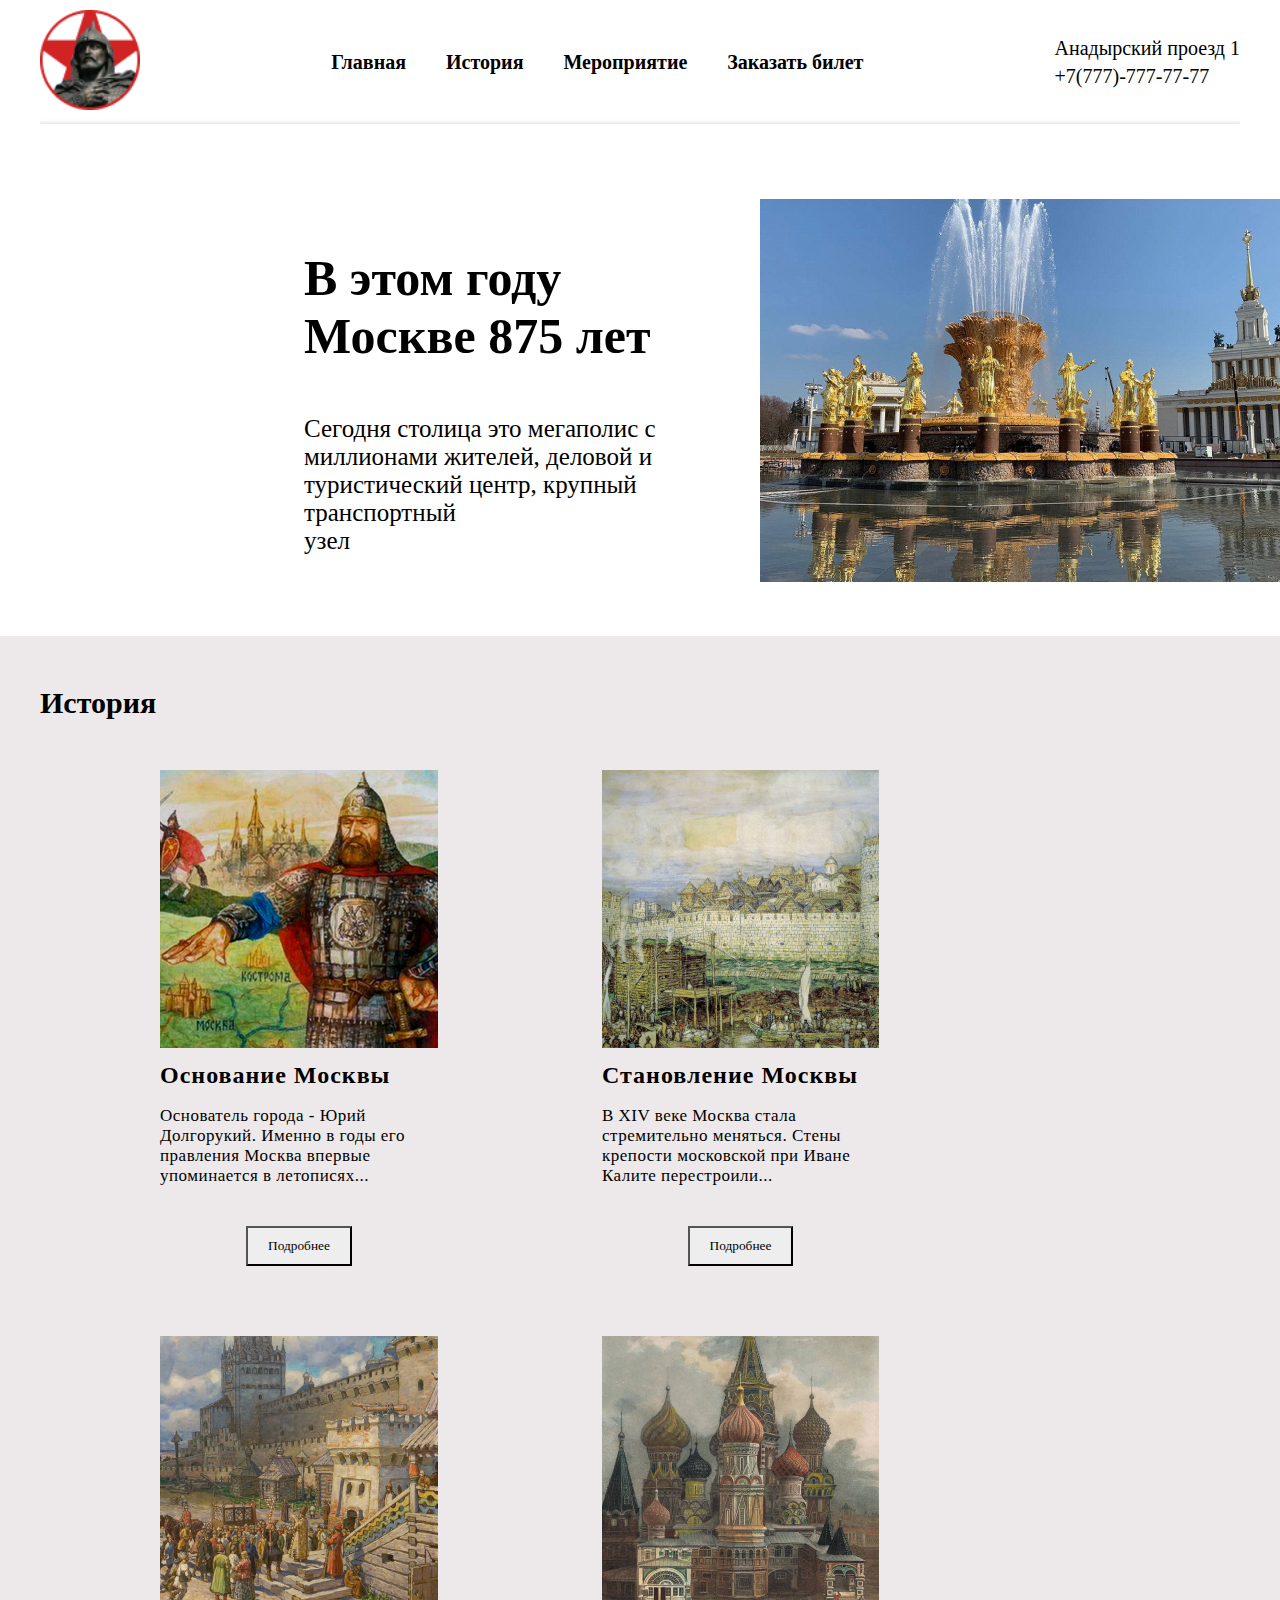
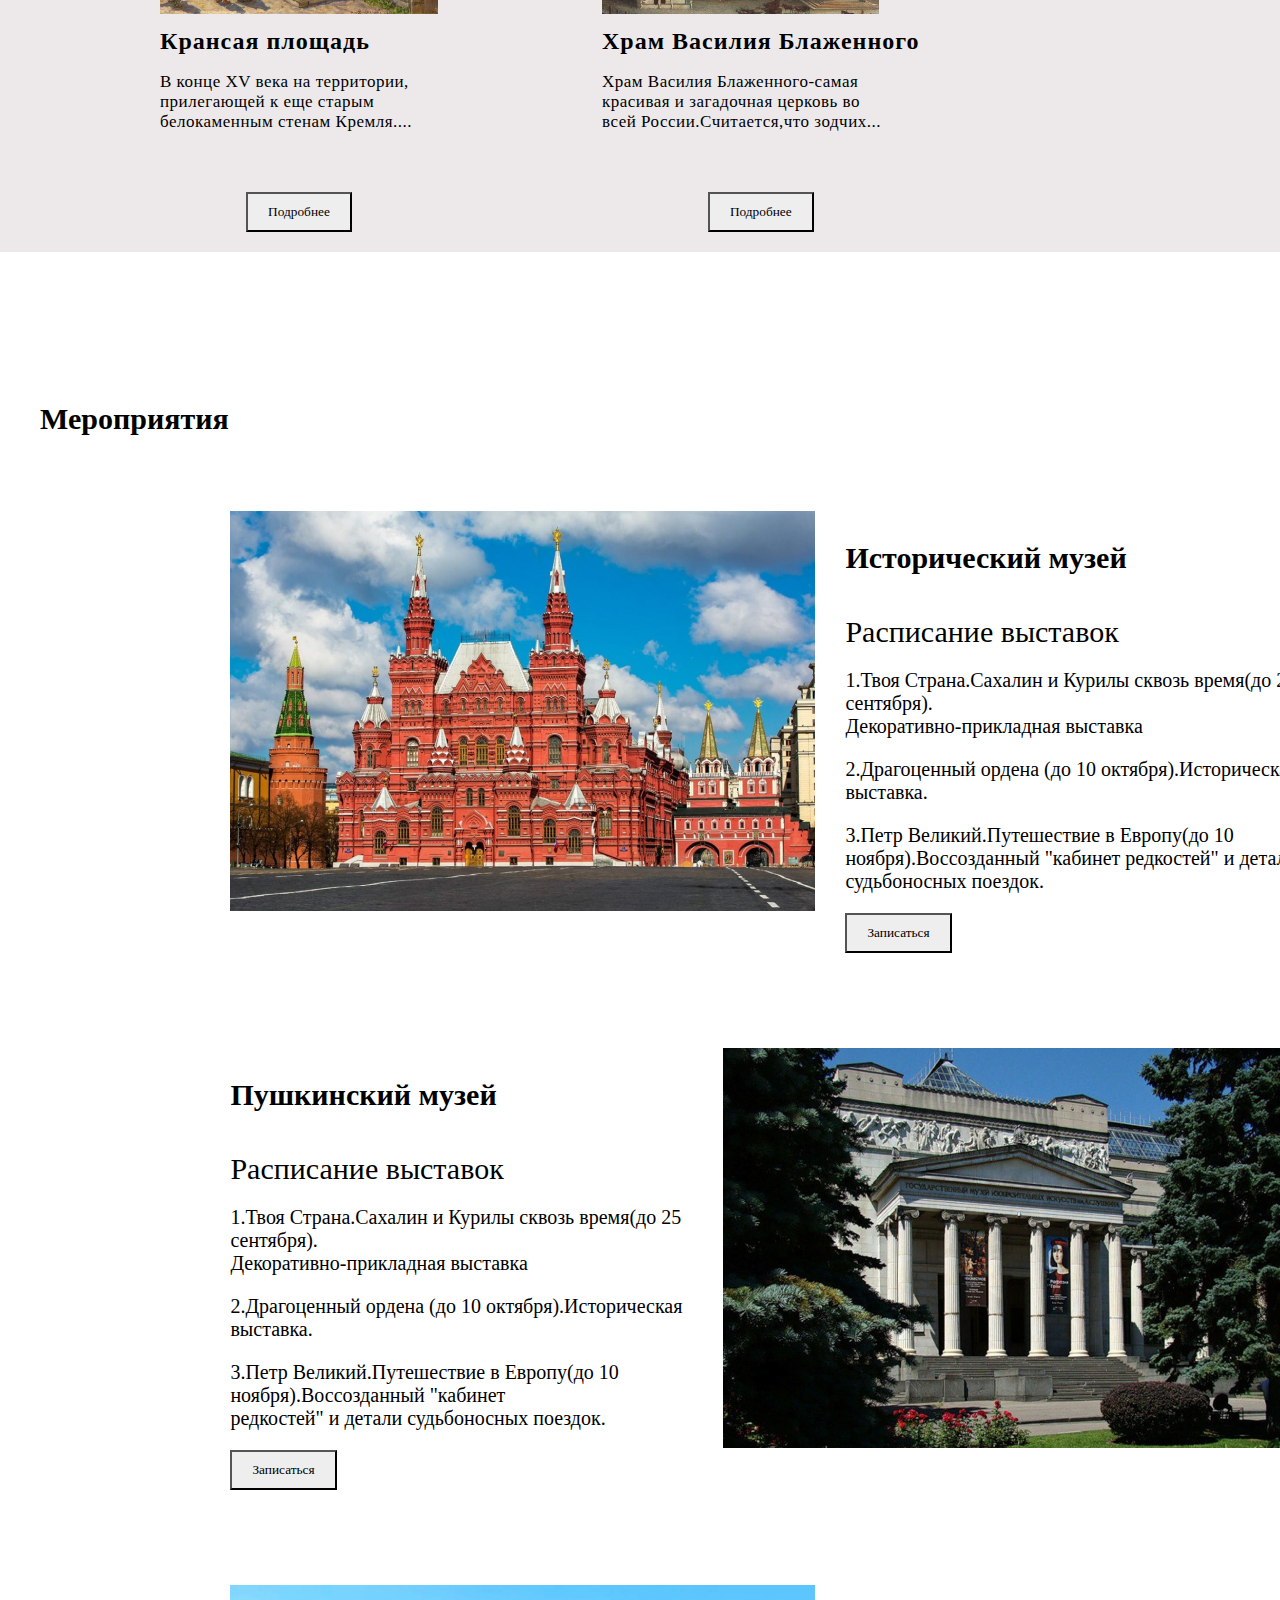
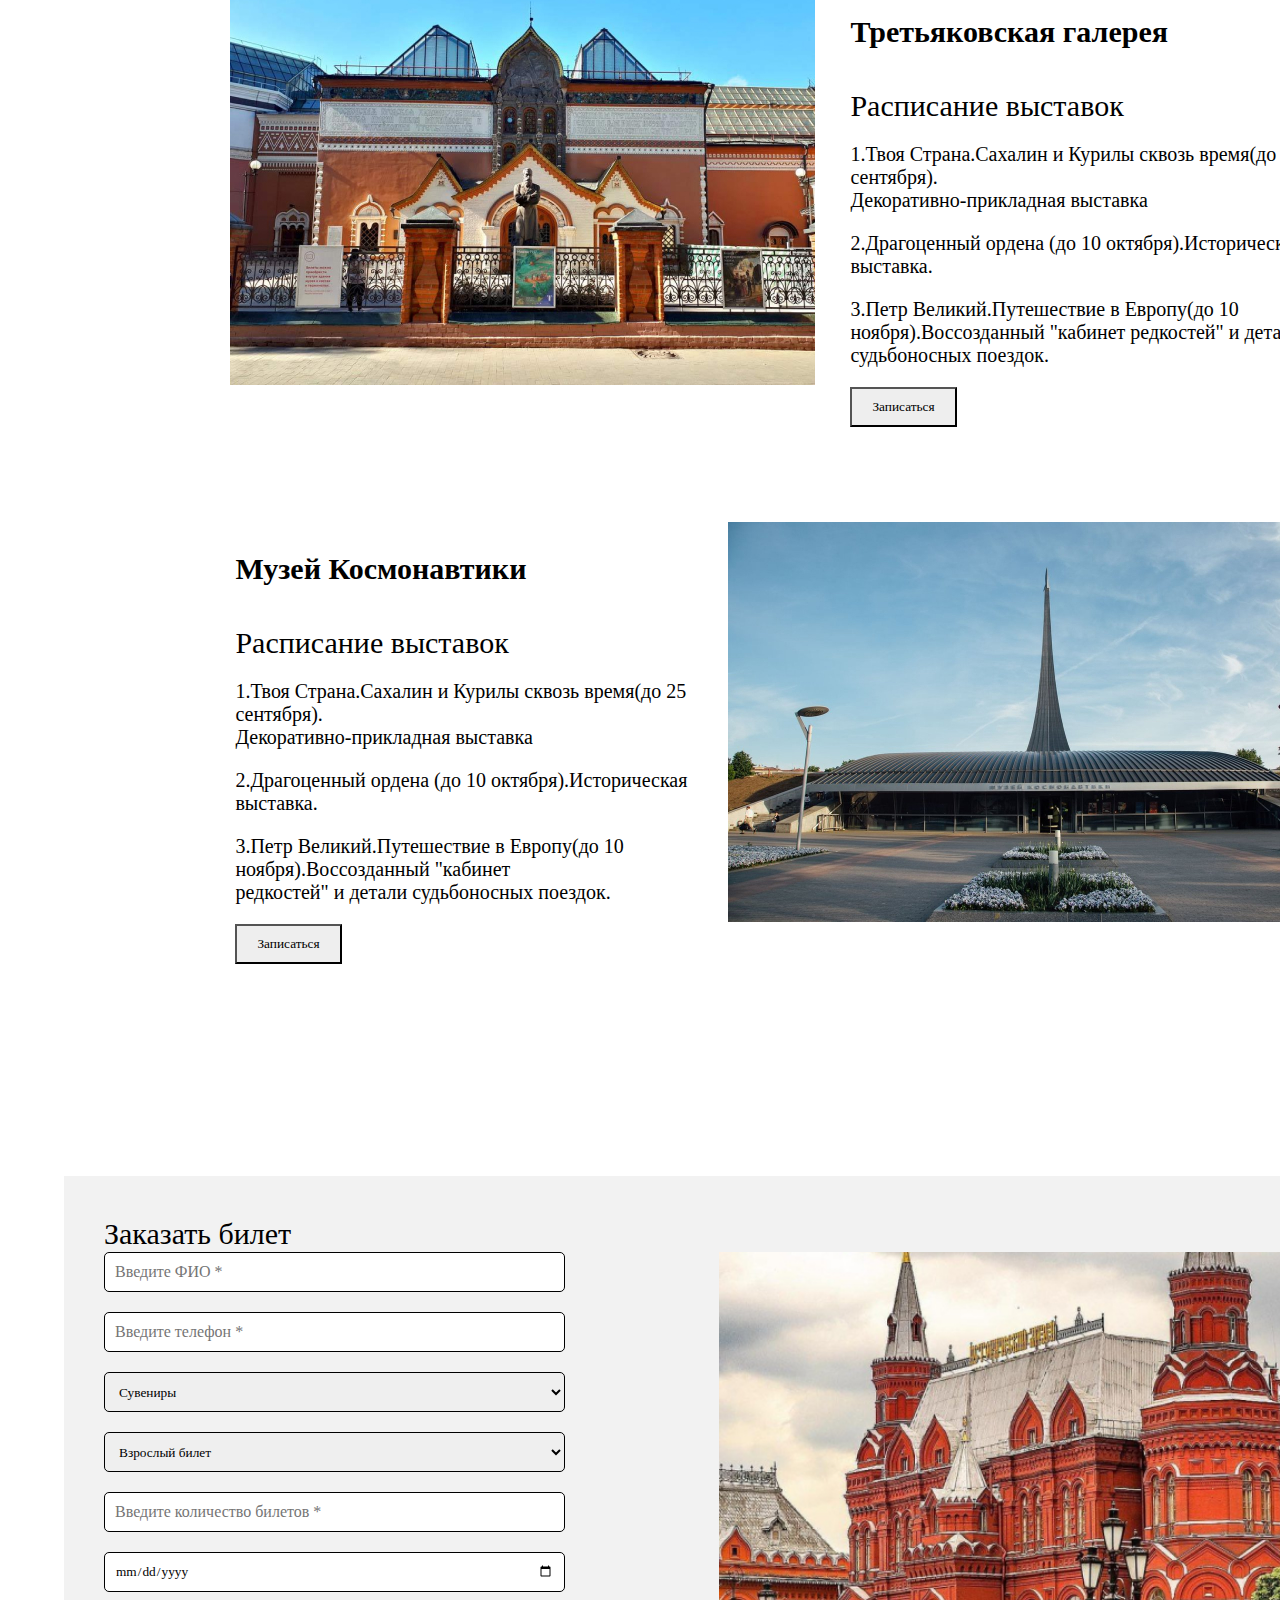
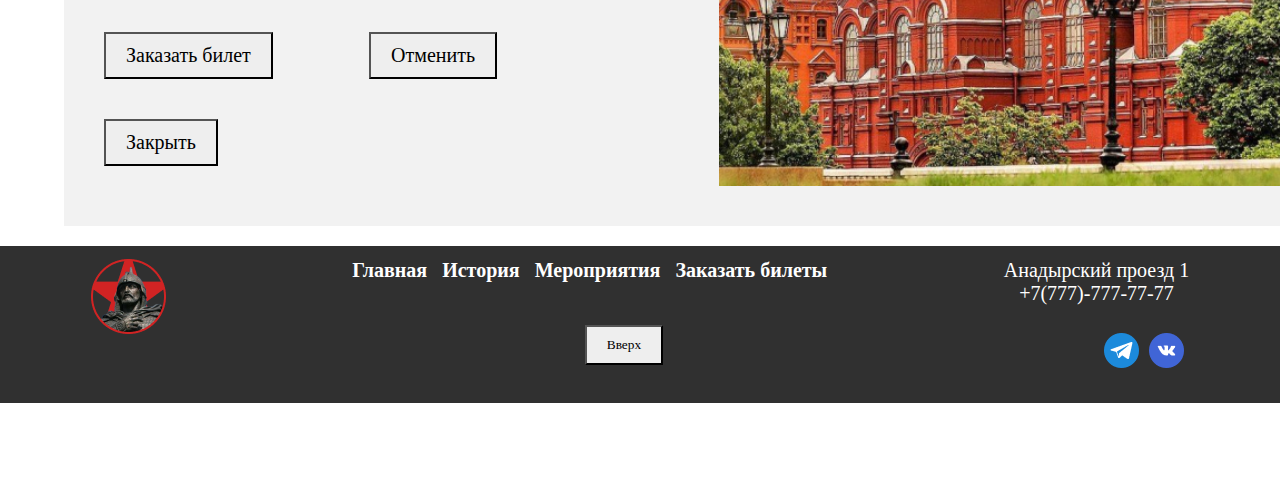
<file: 850/index.html>
<!DOCTYPE html>
<html>
	<head>
		<meta charset="utf-8">
        <link rel ="stylesheet"  href ="style.css">
		<title>Макет</title>
	</head>

<body>
    <header>
        <div class="cont_head">
            <div class="nav">
                <div class="logo">
                    <a href="index.html">
                        <div class="logo-picture">
                            <img src="picture/Logo.png" alt="logo" width="100">
                        </div>
                    </a>
                </div>
                <section class="menu">
                    <div><a href="index.html">Главная</a></div>
                    <div><a href="index.html">История</a></div>
                    <div><a href="index.html">Мероприятие</a></div>
                    <div><a href="index.html">Заказать билет</a></div>

                </section>
                <section class="contact">
                    <p class="adress">Анадырский проезд 1</p>
                    <p class="number">+7(777)-777-77-77</p>
                </section>
            </div>
        </div>
    </header>

    <main>
        <section class="s1">
            <div class="vizitka">
                <div class="vizitka-text">
                  <p class="vizitka-big-text" >В этом году <br> Москве 875 лет</p>
                  <p class="vizitka-small-text">Сегодня столица это мегаполис с <br> миллионами жителей, деловой и <br>туристический центр, крупный транспортный <br> узел</p>
                </div>
                <div class="vizitka-image">
                  <img src="picture/Москва 8 1.jpg">
                  
                </div>
              </div>
        </section>

        <section class="s2">
            <div>
                <p class="razdel-istoria-text">История</p>
            <div class="xblock4">
                <div class="xblock">                        
                    <img src="picture/Юрий Долгорукий 2 1.jpg" class="img-fluid">                                                         
                    <p class="xblock-big-text">Основание Москвы</p>
                    <p class="xblock-small-text">Основатель города - Юрий <br>Долгорукий. Именно в годы его<br>правления Москва впервые<br>упоминается в летописях... </p>     
                    <button class="xblock-button">Подробнее</button>                     
                </div>
                <div class="xblock">                        
                    <img src="picture/Становление Москвы 1.jpg" class="img-fluid">                                                           
                    <p class="xblock-big-text">Становление Москвы</p>
                    <p class="xblock-small-text">В XIV веке Москва стала<br>стремительно меняться. Стены<br>крепости московской при Иване<br>Калите перестроили...</p>
                    <button class="xblock-button">Подробнее</button>  
                </div>
                <div class="xblock">                        
                    <img src="picture/Красная площадь 2 1.jpg" class="img-fluid">                                                         
                    <p class="xblock-big-text">Крансая площадь</p>
                    <p class="xblock-small-text">В конце XV века на территории,<br>прилегающей к еще старым<br>белокаменным стенам Кремля....<br><br></p>                         
                    <button class="xblock-button">Подробнее</button>  
                </div>
                <div class="xblock">                        
                    <img src="picture/Храм 1.jpg" class="img-fluid">                       
                        <p class="xblock-big-text">Храм Василия Блаженного</p>
                        <p class="xblock-small-text">Храм Василия Блаженного-самая<br>красивая и загадочная  церковь во<br>всей России.Считается,что зодчих...<br><br></p>
                        <button class="xblock-button">Подробнее</button>  
                </div>
            </div>
        </section>

        <section class="s3-1">
            <div>
            <p class="p1-vizitka-1">Мероприятия</p>
            <div class="vizitka-1">
                <div class="vizitka-image-1">
                    <img src="picture/Исторический музей 2.jpg">
                  </div>
                <div class="vizitka-text-1">
                  <p class="vizitka-big-text-1" >Исторический музей</p>
                  <p class="vizitka-middle-text-1">Расписание выставок</p>
                  <p class="vizitka-small-text-1">1.Твоя Страна.Сахалин и Курилы сквозь время(до 25 сентября).<br>Декоративно-прикладная выставка</p>
                  <p class="vizitka-small-text-1">2.Драгоценный ордена (до 10 октября).Историческая выставка.</p>
                  <p class="vizitka-small-text-1">3.Петр Великий.Путешествие в Европу(до 10 ноября).Воссозданный "кабинет редкостей" и детали  судьбоносных поездок.</p>
                  <button class="button-vizitka-1">Записаться</button>
                </div>
            </div>
            <div class="vizitka-1">
                
                <div class="vizitka-text-2">
                  <p class="vizitka-big-text-2" >Пушкинский музей</p>
                  <p class="vizitka-middle-text-2">Расписание выставок</p>
                  <p class="vizitka-small-text-2">1.Твоя Страна.Сахалин и Курилы сквозь время(до 25 сентября).<br>Декоративно-прикладная выставка</p>
                  <p class="vizitka-small-text-2">2.Драгоценный ордена (до 10 октября).Историческая выставка.</p>
                  <p class="vizitka-small-text-2">3.Петр Великий.Путешествие в Европу(до 10 ноября).Воссозданный "кабинет<br>редкостей" и детали  судьбоносных поездок.</p>
                  <button class="button-vizitka-2">Записаться</button>
                </div>
                <div class="vizitka-image-2">
                    <img src="picture/Пушкинский музей 1.jpg">
                  </div>
            </div>
            <div class="vizitka-1">
                <div class="vizitka-image-3">
                    <img src="picture/Третьяковский музей 2 1.jpg">
                  </div>
                <div class="vizitka-text-3">
                  <p class="vizitka-big-text-3" >Третьяковская галерея</p>
                  <p class="vizitka-middle-text-3">Расписание выставок</p>
                  <p class="vizitka-small-text-3">1.Твоя Страна.Сахалин и Курилы сквозь время(до 25 сентября).<br>Декоративно-прикладная выставка</p>
                  <p class="vizitka-small-text-3">2.Драгоценный ордена (до 10 октября).Историческая выставка.</p>
                  <p class="vizitka-small-text-3">3.Петр Великий.Путешествие в Европу(до 10 ноября).Воссозданный "кабинет редкостей" и детали  судьбоносных поездок.</p>
                  <button class="button-vizitka-3">Записаться</button>
                </div>
            </div>
                <div class="vizitka-1">
                    <div class="vizitka-text-4">
                      <p class="vizitka-big-text-4" >Музей Космонавтики</p>
                      <p class="vizitka-middle-text-4">Расписание выставок</p>
                      <p class="vizitka-small-text-4">1.Твоя Страна.Сахалин и Курилы сквозь время(до 25 сентября).<br>Декоративно-прикладная выставка</p>
                      <p class="vizitka-small-text-4">2.Драгоценный ордена (до 10 октября).Историческая выставка.</p>
                      <p class="vizitka-small-text-4">3.Петр Великий.Путешествие в Европу(до 10 ноября).Воссозданный "кабинет<br>редкостей" и детали  судьбоносных поездок.</p>
                      <button class="button-vizitka-4">Записаться</button>
                    </div>
                    <div class="vizitka-image-4">
                        <img src="picture/Космонавтики музей 1.jpg">
                      </div>
            </div>
            </div>
            </div>
        </section>

        <section class="s4">
            <a name="ti"></a>
            <span class="zakaz-bilet-big-text">Заказать билет</span>
            <div class="reg-form-picture">
                <div class="reg-from">
                    <form class="form" action="#" method="post">
                        <input type="text" placeholder="Введите ФИО *">
                        <input type="text" placeholder="Введите телефон *">
                        <select>
                            <option> Сувениры</option>
                            <option> Драгоценные ордена</option>
                            <option> Значки</option>
                            <option> Экскурсия</option>
                            <option> Студент</option>
                            <option> Волонтер</option>
                         
                        </select>
                        <select>
                            <option> Взрослый билет</option>
                            <option> Детский билет</option>
                        </select>
                        <input type="text" placeholder="Введите количество билетов *">
                        <input type="date">
                        <input type="submit" value="Заказать билет">
                        <input type="reset" value="Отменить">
                        <input type="submit" value="Закрыть">
                    </form>
                </div>
                <div class="reg-form-picture">
                    <img class="i" src="picture/Исторический музей 2 1.jpg">
                </div>
            </div>
        </section>

    </main>
    <footer>
        <div class="logo-footer">
            <img class="h" src="picture/Logo.png">
            <div class="copy-rights">
                © Все права защищены
            </div>
        </div>
        <div class="menu-footer">
            <nav>
                <a class="fa" href="#ho">Главная</a>
                <a class="fa" href="#hi">История</a>
                <a class="fa" href="#se">Мероприятия</a>
                <a class="fa" href="#ti">Заказать билеты</a>
            </nav>
            <br>
            <button class="up">Вверх</button>
        </div>
        <div class="adress-footer">
            <div>
                Анадырский проезд 1<br>
                +7(777)-777-77-77
            </div>
            <br>
            <span>
                <img class="fi" src="picture/free-icon-vkontakte-4494517 1.png">
                <img class="fi" src="picture/free-icon-telegram-3670070 1.png">
            </span>
        </div>
        
    </footer>
</body>
</file>
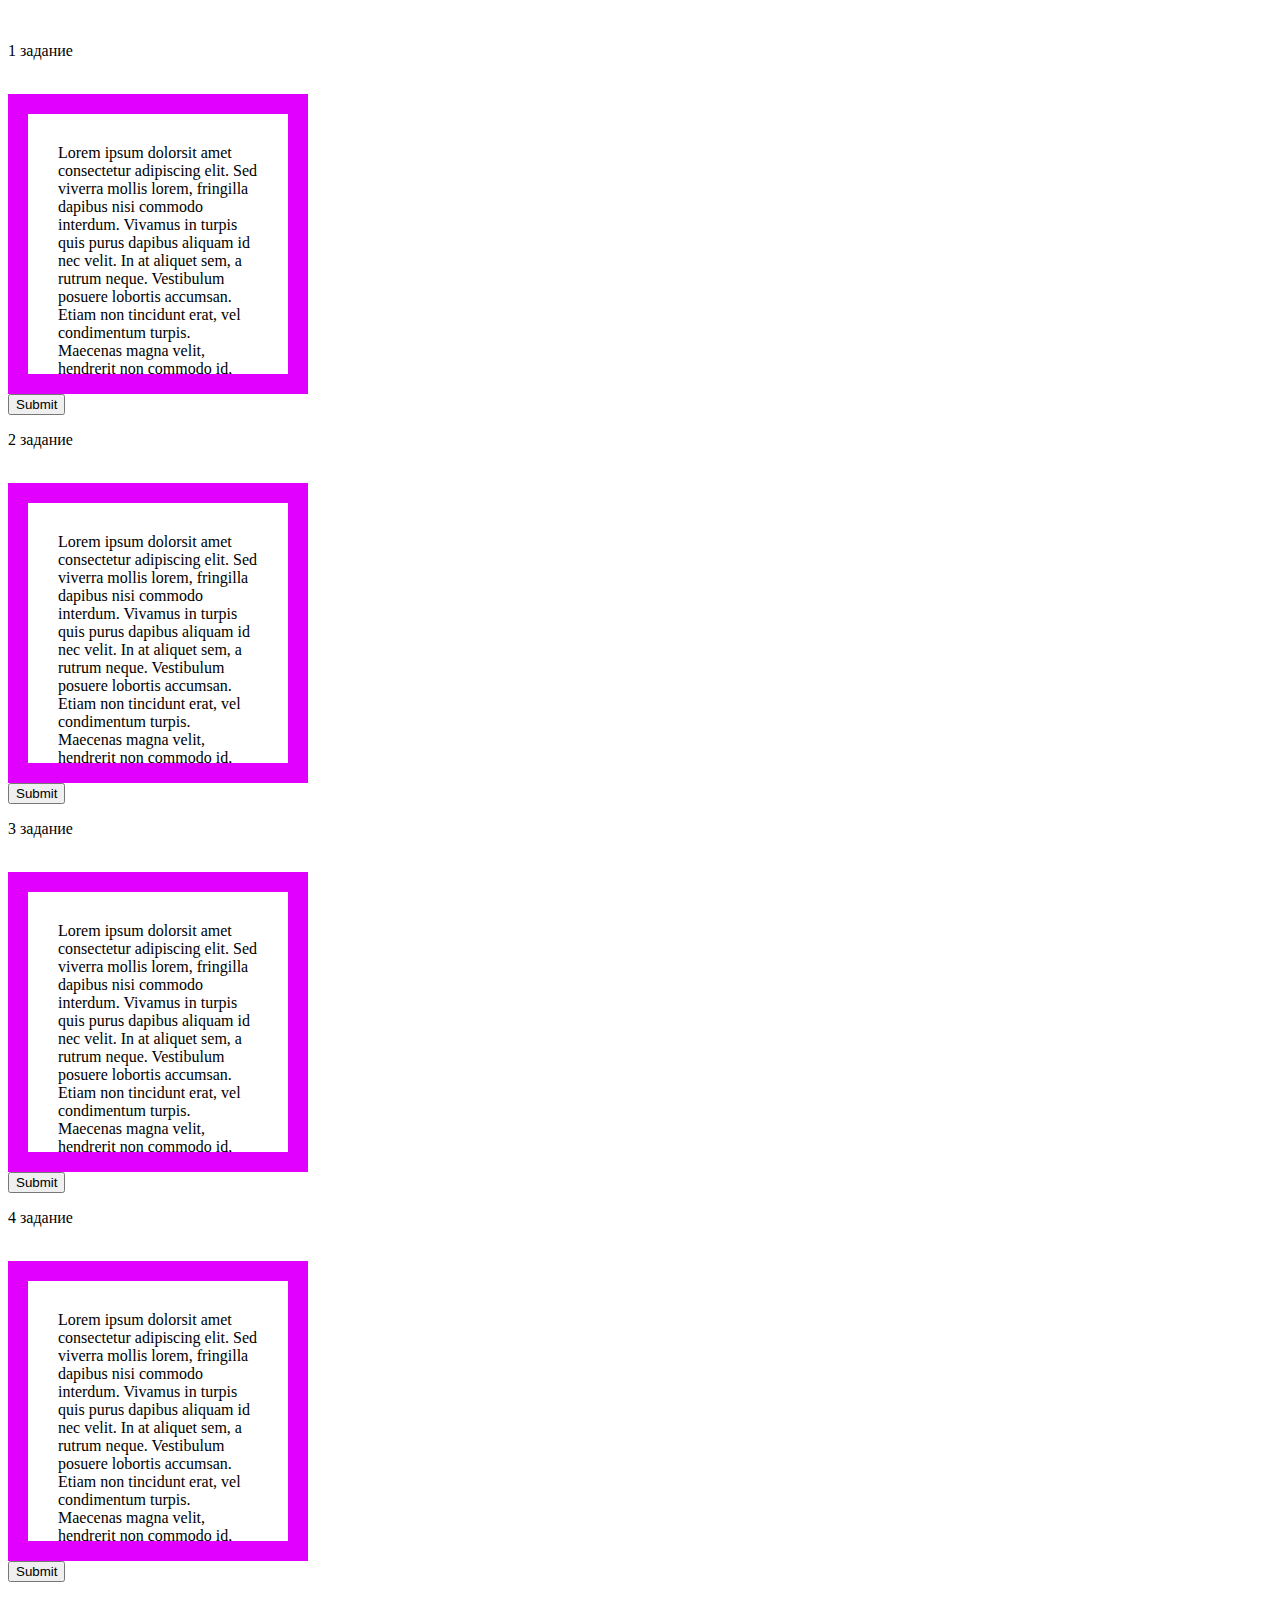
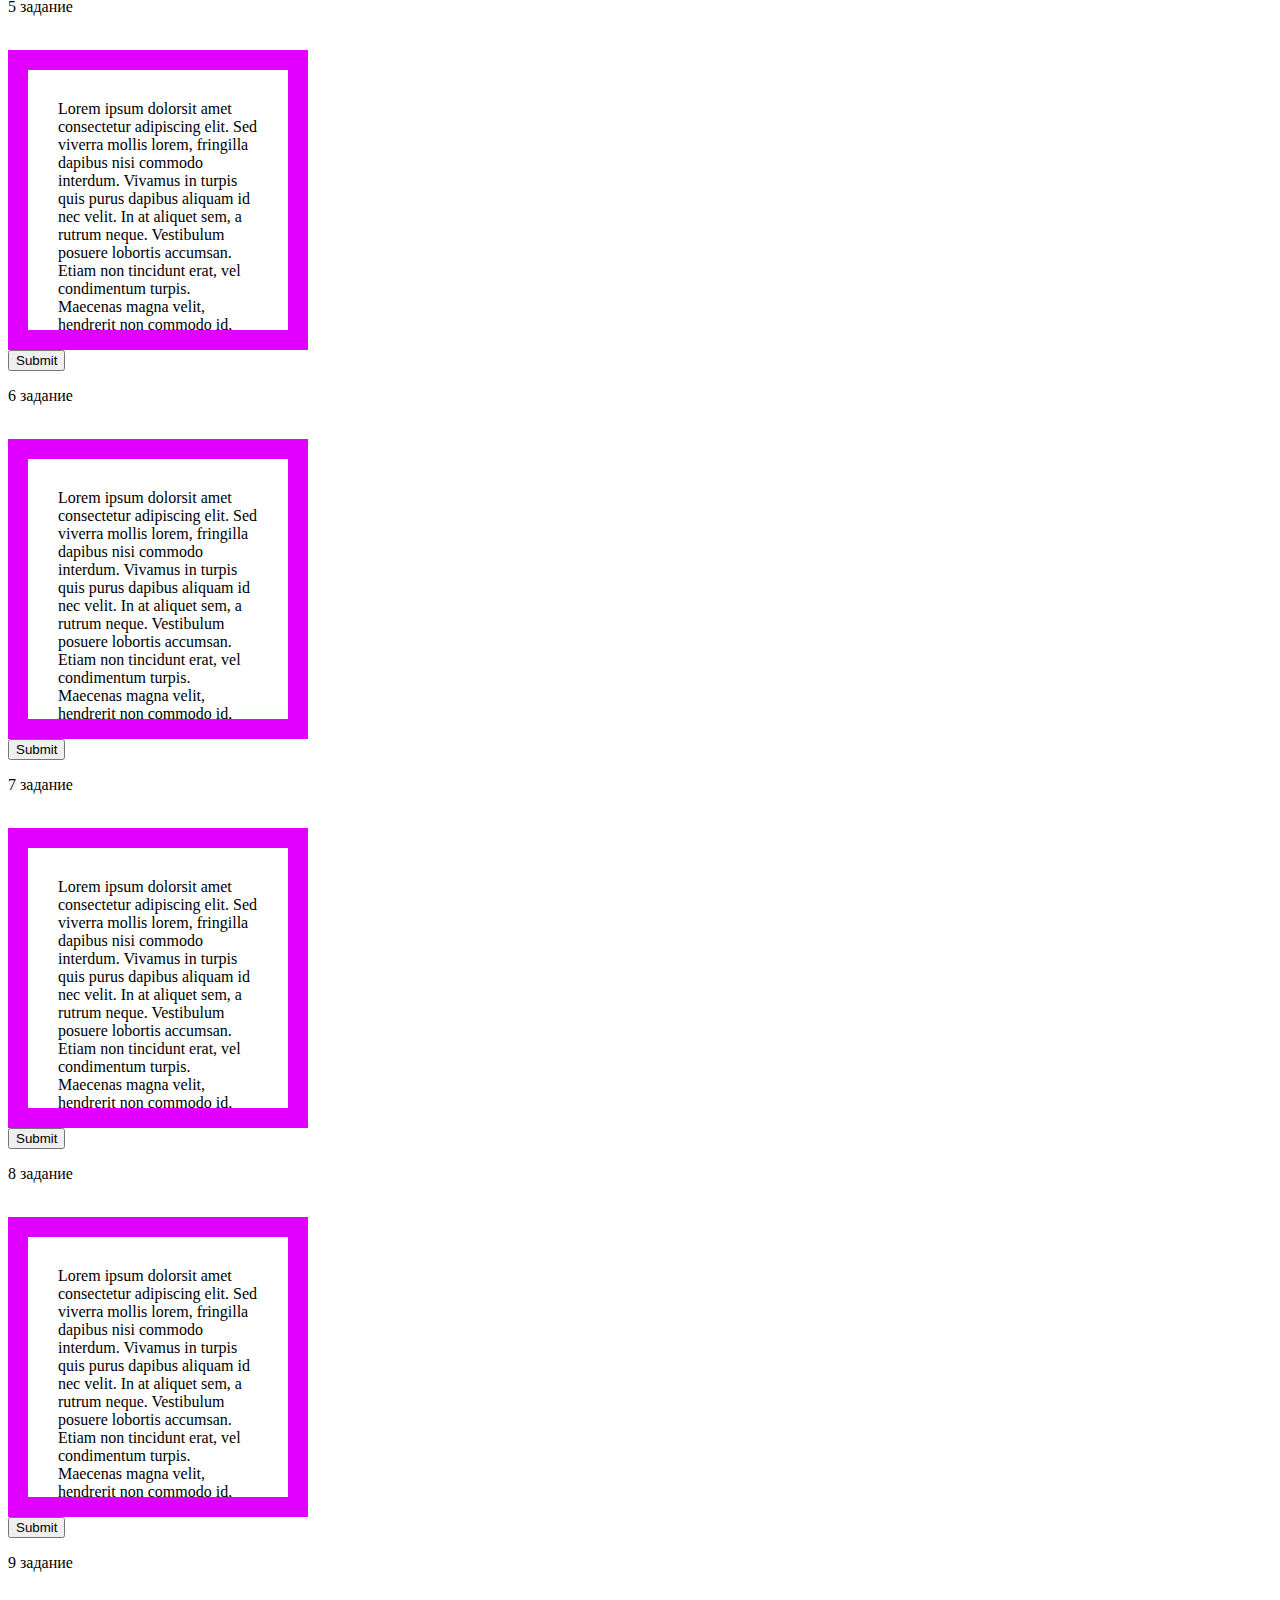
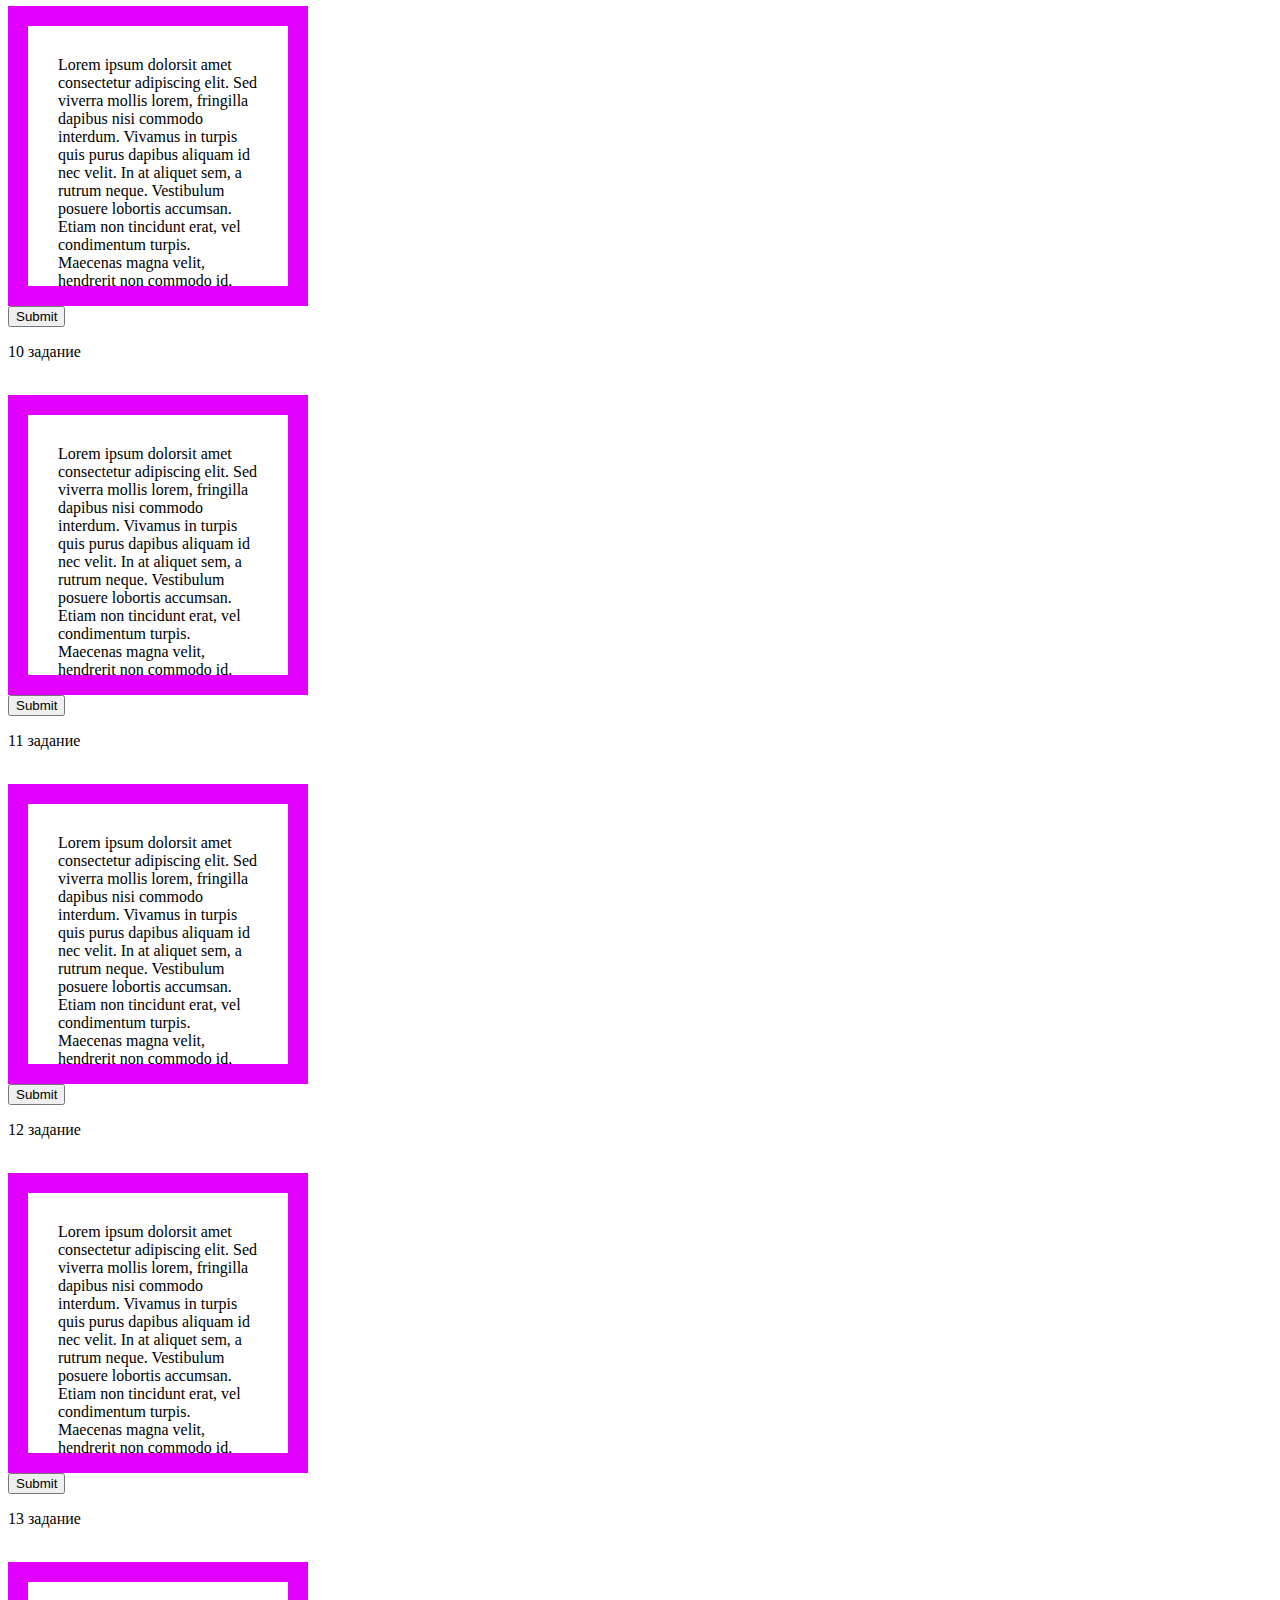
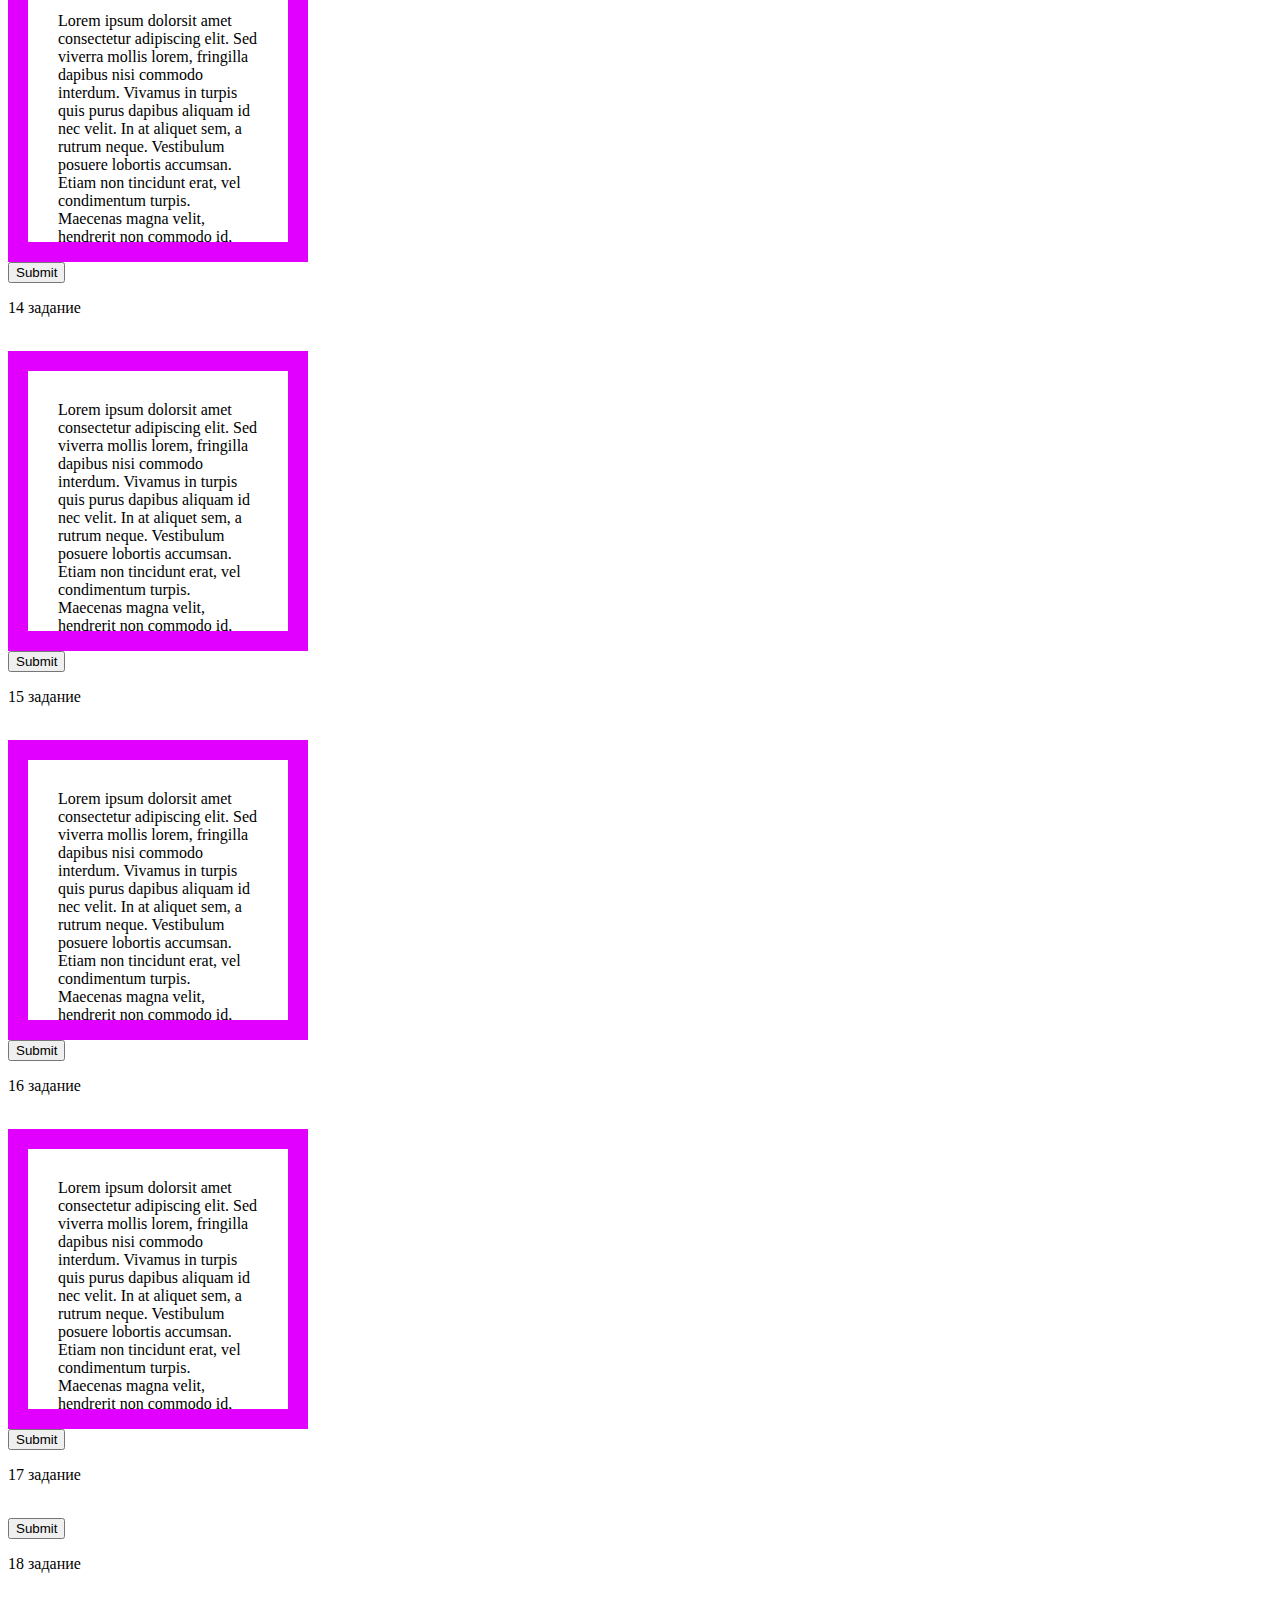
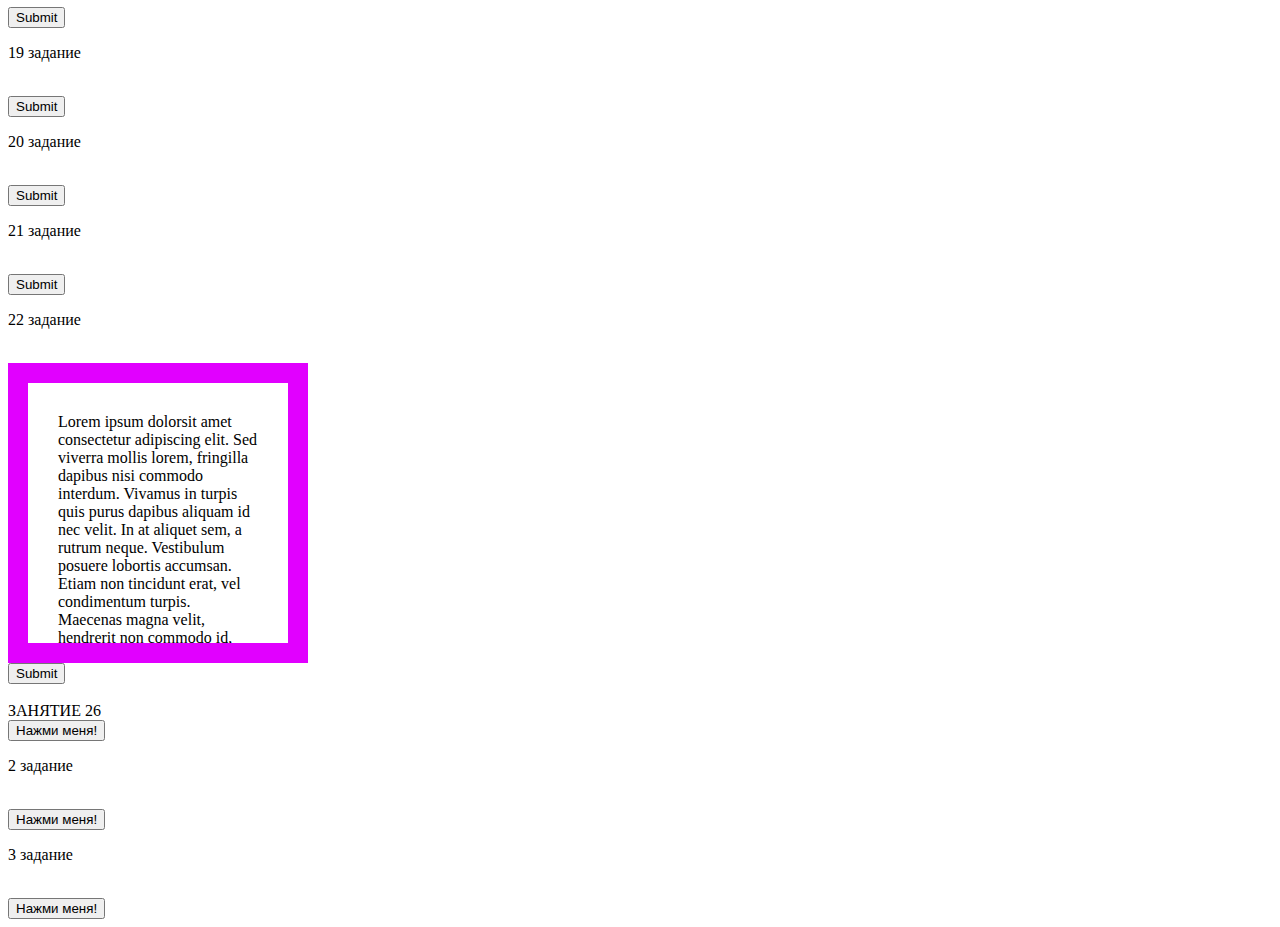
<file: 850/25/25.html>
<html lang="ru">
  <head>
    <meta charset="utf-8" />
    <title>25</title>
    <link rel="stylesheet" href="style.css" />
  </head>
  <body>
    <br />
    <p>1 задание</p>
    <br />
    <div id="elem">
      Lorem ipsum dolorsit amet consectetur adipiscing elit. Sed viverra mollis
      lorem, fringilla dapibus nisi commodo interdum. Vivamus in turpis quis
      purus dapibus aliquam id nec velit. In at aliquet sem, a rutrum neque.
      Vestibulum posuere lobortis accumsan. Etiam non tincidunt erat, vel
      condimentum turpis. Maecenas magna velit, hendrerit non commodo id,
      sagittis ut nisi. Etiam ex sapien, iaculis nec eros non, venenatis
      porttitor eros. Phasellus imperdiet interdum congue. Nam tempor justo id
      vestibulum imperdiet. Donec mauris ipsum, accumsan non ultrices vitae,
      egestas nec lorem. Suspendisse convallis, diam sed fermentum rutrum,
      mauris libero tristique ante, vitae pharetra eros urna non velit.
      Phasellus tortor purus, vehicula et ex in, sagittis rhoncus sapien.
    </div>
    <input type="submit" id="button" />

    <br />
    <p>2 задание</p>
    <br />
    <div id="elem2">
      Lorem ipsum dolorsit amet consectetur adipiscing elit. Sed viverra mollis
      lorem, fringilla dapibus nisi commodo interdum. Vivamus in turpis quis
      purus dapibus aliquam id nec velit. In at aliquet sem, a rutrum neque.
      Vestibulum posuere lobortis accumsan. Etiam non tincidunt erat, vel
      condimentum turpis. Maecenas magna velit, hendrerit non commodo id,
      sagittis ut nisi. Etiam ex sapien, iaculis nec eros non, venenatis
      porttitor eros. Phasellus imperdiet interdum congue. Nam tempor justo id
      vestibulum imperdiet. Donec mauris ipsum, accumsan non ultrices vitae,
      egestas nec lorem. Suspendisse convallis, diam sed fermentum rutrum,
      mauris libero tristique ante, vitae pharetra eros urna non velit.
      Phasellus tortor purus, vehicula et ex in, sagittis rhoncus sapien.
    </div>
    <input type="submit" id="button2" />

    <br />
    <p>3 задание</p>
    <br />
    <div id="elem3">
      Lorem ipsum dolorsit amet consectetur adipiscing elit. Sed viverra mollis
      lorem, fringilla dapibus nisi commodo interdum. Vivamus in turpis quis
      purus dapibus aliquam id nec velit. In at aliquet sem, a rutrum neque.
      Vestibulum posuere lobortis accumsan. Etiam non tincidunt erat, vel
      condimentum turpis. Maecenas magna velit, hendrerit non commodo id,
      sagittis ut nisi. Etiam ex sapien, iaculis nec eros non, venenatis
      porttitor eros. Phasellus imperdiet interdum congue. Nam tempor justo id
      vestibulum imperdiet. Donec mauris ipsum, accumsan non ultrices vitae,
      egestas nec lorem. Suspendisse convallis, diam sed fermentum rutrum,
      mauris libero tristique ante, vitae pharetra eros urna non velit.
      Phasellus tortor purus, vehicula et ex in, sagittis rhoncus sapien.
    </div>
    <input type="submit" id="button3" />

    <br />
    <p>4 задание</p>
    <br />
    <div id="elem4">
      Lorem ipsum dolorsit amet consectetur adipiscing elit. Sed viverra mollis
      lorem, fringilla dapibus nisi commodo interdum. Vivamus in turpis quis
      purus dapibus aliquam id nec velit. In at aliquet sem, a rutrum neque.
      Vestibulum posuere lobortis accumsan. Etiam non tincidunt erat, vel
      condimentum turpis. Maecenas magna velit, hendrerit non commodo id,
      sagittis ut nisi. Etiam ex sapien, iaculis nec eros non, venenatis
      porttitor eros. Phasellus imperdiet interdum congue. Nam tempor justo id
      vestibulum imperdiet. Donec mauris ipsum, accumsan non ultrices vitae,
      egestas nec lorem. Suspendisse convallis, diam sed fermentum rutrum,
      mauris libero tristique ante, vitae pharetra eros urna non velit.
      Phasellus tortor purus, vehicula et ex in, sagittis rhoncus sapien.
    </div>
    <input type="submit" id="button4" />

    <br />
    <p>5 задание</p>
    <br />
    <div id="elem5">
      Lorem ipsum dolorsit amet consectetur adipiscing elit. Sed viverra mollis
      lorem, fringilla dapibus nisi commodo interdum. Vivamus in turpis quis
      purus dapibus aliquam id nec velit. In at aliquet sem, a rutrum neque.
      Vestibulum posuere lobortis accumsan. Etiam non tincidunt erat, vel
      condimentum turpis. Maecenas magna velit, hendrerit non commodo id,
      sagittis ut nisi. Etiam ex sapien, iaculis nec eros non, venenatis
      porttitor eros. Phasellus imperdiet interdum congue. Nam tempor justo id
      vestibulum imperdiet. Donec mauris ipsum, accumsan non ultrices vitae,
      egestas nec lorem. Suspendisse convallis, diam sed fermentum rutrum,
      mauris libero tristique ante, vitae pharetra eros urna non velit.
      Phasellus tortor purus, vehicula et ex in, sagittis rhoncus sapien.
    </div>
    <input type="submit" id="button5" />

    <br />
    <p>6 задание</p>
    <br />
    <div id="elem6">
      Lorem ipsum dolorsit amet consectetur adipiscing elit. Sed viverra mollis
      lorem, fringilla dapibus nisi commodo interdum. Vivamus in turpis quis
      purus dapibus aliquam id nec velit. In at aliquet sem, a rutrum neque.
      Vestibulum posuere lobortis accumsan. Etiam non tincidunt erat, vel
      condimentum turpis. Maecenas magna velit, hendrerit non commodo id,
      sagittis ut nisi. Etiam ex sapien, iaculis nec eros non, venenatis
      porttitor eros. Phasellus imperdiet interdum congue. Nam tempor justo id
      vestibulum imperdiet. Donec mauris ipsum, accumsan non ultrices vitae,
      egestas nec lorem. Suspendisse convallis, diam sed fermentum rutrum,
      mauris libero tristique ante, vitae pharetra eros urna non velit.
      Phasellus tortor purus, vehicula et ex in, sagittis rhoncus sapien.
    </div>
    <input type="submit" id="button6" />

    <br />
    <p>7 задание</p>
    <br />
    <div id="elem7">
      Lorem ipsum dolorsit amet consectetur adipiscing elit. Sed viverra mollis
      lorem, fringilla dapibus nisi commodo interdum. Vivamus in turpis quis
      purus dapibus aliquam id nec velit. In at aliquet sem, a rutrum neque.
      Vestibulum posuere lobortis accumsan. Etiam non tincidunt erat, vel
      condimentum turpis. Maecenas magna velit, hendrerit non commodo id,
      sagittis ut nisi. Etiam ex sapien, iaculis nec eros non, venenatis
      porttitor eros. Phasellus imperdiet interdum congue. Nam tempor justo id
      vestibulum imperdiet. Donec mauris ipsum, accumsan non ultrices vitae,
      egestas nec lorem. Suspendisse convallis, diam sed fermentum rutrum,
      mauris libero tristique ante, vitae pharetra eros urna non velit.
      Phasellus tortor purus, vehicula et ex in, sagittis rhoncus sapien.
    </div>
    <input type="submit" id="button7" />

    <br />
    <p>8 задание</p>
    <br />
    <div id="elem8">
      Lorem ipsum dolorsit amet consectetur adipiscing elit. Sed viverra mollis
      lorem, fringilla dapibus nisi commodo interdum. Vivamus in turpis quis
      purus dapibus aliquam id nec velit. In at aliquet sem, a rutrum neque.
      Vestibulum posuere lobortis accumsan. Etiam non tincidunt erat, vel
      condimentum turpis. Maecenas magna velit, hendrerit non commodo id,
      sagittis ut nisi. Etiam ex sapien, iaculis nec eros non, venenatis
      porttitor eros. Phasellus imperdiet interdum congue. Nam tempor justo id
      vestibulum imperdiet. Donec mauris ipsum, accumsan non ultrices vitae,
      egestas nec lorem. Suspendisse convallis, diam sed fermentum rutrum,
      mauris libero tristique ante, vitae pharetra eros urna non velit.
      Phasellus tortor purus, vehicula et ex in, sagittis rhoncus sapien.
    </div>
    <input type="submit" id="button8" />

    <br />
    <p>9 задание</p>
    <br />
    <div id="elem9">
      Lorem ipsum dolorsit amet consectetur adipiscing elit. Sed viverra mollis
      lorem, fringilla dapibus nisi commodo interdum. Vivamus in turpis quis
      purus dapibus aliquam id nec velit. In at aliquet sem, a rutrum neque.
      Vestibulum posuere lobortis accumsan. Etiam non tincidunt erat, vel
      condimentum turpis. Maecenas magna velit, hendrerit non commodo id,
      sagittis ut nisi. Etiam ex sapien, iaculis nec eros non, venenatis
      porttitor eros. Phasellus imperdiet interdum congue. Nam tempor justo id
      vestibulum imperdiet. Donec mauris ipsum, accumsan non ultrices vitae,
      egestas nec lorem. Suspendisse convallis, diam sed fermentum rutrum,
      mauris libero tristique ante, vitae pharetra eros urna non velit.
      Phasellus tortor purus, vehicula et ex in, sagittis rhoncus sapien.
    </div>
    <input type="submit" id="button9" />

    <br />
    <p>10 задание</p>
    <br />
    <div id="elem10">
      Lorem ipsum dolorsit amet consectetur adipiscing elit. Sed viverra mollis
      lorem, fringilla dapibus nisi commodo interdum. Vivamus in turpis quis
      purus dapibus aliquam id nec velit. In at aliquet sem, a rutrum neque.
      Vestibulum posuere lobortis accumsan. Etiam non tincidunt erat, vel
      condimentum turpis. Maecenas magna velit, hendrerit non commodo id,
      sagittis ut nisi. Etiam ex sapien, iaculis nec eros non, venenatis
      porttitor eros. Phasellus imperdiet interdum congue. Nam tempor justo id
      vestibulum imperdiet. Donec mauris ipsum, accumsan non ultrices vitae,
      egestas nec lorem. Suspendisse convallis, diam sed fermentum rutrum,
      mauris libero tristique ante, vitae pharetra eros urna non velit.
      Phasellus tortor purus, vehicula et ex in, sagittis rhoncus sapien.
    </div>
    <input type="submit" id="button10" />

    <br />
    <p>11 задание</p>
    <br />
    <div id="elem11">
      Lorem ipsum dolorsit amet consectetur adipiscing elit. Sed viverra mollis
      lorem, fringilla dapibus nisi commodo interdum. Vivamus in turpis quis
      purus dapibus aliquam id nec velit. In at aliquet sem, a rutrum neque.
      Vestibulum posuere lobortis accumsan. Etiam non tincidunt erat, vel
      condimentum turpis. Maecenas magna velit, hendrerit non commodo id,
      sagittis ut nisi. Etiam ex sapien, iaculis nec eros non, venenatis
      porttitor eros. Phasellus imperdiet interdum congue. Nam tempor justo id
      vestibulum imperdiet. Donec mauris ipsum, accumsan non ultrices vitae,
      egestas nec lorem. Suspendisse convallis, diam sed fermentum rutrum,
      mauris libero tristique ante, vitae pharetra eros urna non velit.
      Phasellus tortor purus, vehicula et ex in, sagittis rhoncus sapien.
    </div>
    <input type="submit" id="button11" />

    <br />
    <p>12 задание</p>
    <br />
    <div id="elem12">
      Lorem ipsum dolorsit amet consectetur adipiscing elit. Sed viverra mollis
      lorem, fringilla dapibus nisi commodo interdum. Vivamus in turpis quis
      purus dapibus aliquam id nec velit. In at aliquet sem, a rutrum neque.
      Vestibulum posuere lobortis accumsan. Etiam non tincidunt erat, vel
      condimentum turpis. Maecenas magna velit, hendrerit non commodo id,
      sagittis ut nisi. Etiam ex sapien, iaculis nec eros non, venenatis
      porttitor eros. Phasellus imperdiet interdum congue. Nam tempor justo id
      vestibulum imperdiet. Donec mauris ipsum, accumsan non ultrices vitae,
      egestas nec lorem. Suspendisse convallis, diam sed fermentum rutrum,
      mauris libero tristique ante, vitae pharetra eros urna non velit.
      Phasellus tortor purus, vehicula et ex in, sagittis rhoncus sapien.
    </div>
    <input type="submit" id="button12" />

    <br />
    <p>13 задание</p>
    <br />
    <div id="elem13">
      Lorem ipsum dolorsit amet consectetur adipiscing elit. Sed viverra mollis
      lorem, fringilla dapibus nisi commodo interdum. Vivamus in turpis quis
      purus dapibus aliquam id nec velit. In at aliquet sem, a rutrum neque.
      Vestibulum posuere lobortis accumsan. Etiam non tincidunt erat, vel
      condimentum turpis. Maecenas magna velit, hendrerit non commodo id,
      sagittis ut nisi. Etiam ex sapien, iaculis nec eros non, venenatis
      porttitor eros. Phasellus imperdiet interdum congue. Nam tempor justo id
      vestibulum imperdiet. Donec mauris ipsum, accumsan non ultrices vitae,
      egestas nec lorem. Suspendisse convallis, diam sed fermentum rutrum,
      mauris libero tristique ante, vitae pharetra eros urna non velit.
      Phasellus tortor purus, vehicula et ex in, sagittis rhoncus sapien.
    </div>
    <input type="submit" id="button13" />

    <br />
    <p>14 задание</p>
    <br />
    <div id="elem14">
      Lorem ipsum dolorsit amet consectetur adipiscing elit. Sed viverra mollis
      lorem, fringilla dapibus nisi commodo interdum. Vivamus in turpis quis
      purus dapibus aliquam id nec velit. In at aliquet sem, a rutrum neque.
      Vestibulum posuere lobortis accumsan. Etiam non tincidunt erat, vel
      condimentum turpis. Maecenas magna velit, hendrerit non commodo id,
      sagittis ut nisi. Etiam ex sapien, iaculis nec eros non, venenatis
      porttitor eros. Phasellus imperdiet interdum congue. Nam tempor justo id
      vestibulum imperdiet. Donec mauris ipsum, accumsan non ultrices vitae,
      egestas nec lorem. Suspendisse convallis, diam sed fermentum rutrum,
      mauris libero tristique ante, vitae pharetra eros urna non velit.
      Phasellus tortor purus, vehicula et ex in, sagittis rhoncus sapien.
    </div>
    <input type="submit" id="button14" />

    <br />
    <p>15 задание</p>
    <br />
    <div id="elem15">
      Lorem ipsum dolorsit amet consectetur adipiscing elit. Sed viverra mollis
      lorem, fringilla dapibus nisi commodo interdum. Vivamus in turpis quis
      purus dapibus aliquam id nec velit. In at aliquet sem, a rutrum neque.
      Vestibulum posuere lobortis accumsan. Etiam non tincidunt erat, vel
      condimentum turpis. Maecenas magna velit, hendrerit non commodo id,
      sagittis ut nisi. Etiam ex sapien, iaculis nec eros non, venenatis
      porttitor eros. Phasellus imperdiet interdum congue. Nam tempor justo id
      vestibulum imperdiet. Donec mauris ipsum, accumsan non ultrices vitae,
      egestas nec lorem. Suspendisse convallis, diam sed fermentum rutrum,
      mauris libero tristique ante, vitae pharetra eros urna non velit.
      Phasellus tortor purus, vehicula et ex in, sagittis rhoncus sapien.
    </div>
    <input type="submit" id="button16" />

    <br />
    <p>16 задание</p>
    <br />
    <div id="elem16">
      Lorem ipsum dolorsit amet consectetur adipiscing elit. Sed viverra mollis
      lorem, fringilla dapibus nisi commodo interdum. Vivamus in turpis quis
      purus dapibus aliquam id nec velit. In at aliquet sem, a rutrum neque.
      Vestibulum posuere lobortis accumsan. Etiam non tincidunt erat, vel
      condimentum turpis. Maecenas magna velit, hendrerit non commodo id,
      sagittis ut nisi. Etiam ex sapien, iaculis nec eros non, venenatis
      porttitor eros. Phasellus imperdiet interdum congue. Nam tempor justo id
      vestibulum imperdiet. Donec mauris ipsum, accumsan non ultrices vitae,
      egestas nec lorem. Suspendisse convallis, diam sed fermentum rutrum,
      mauris libero tristique ante, vitae pharetra eros urna non velit.
      Phasellus tortor purus, vehicula et ex in, sagittis rhoncus sapien.
    </div>
    <input type="submit" id="button16" />

    <br />
    <p>17 задание</p>
    <br />
    <div id="elem17"></div>
    <input type="submit" id="button17" />

    <br />
    <p>18 задание</p>
    <br />
    <div id="elem18"></div>
    <input type="submit" id="button18" />

    <br />
    <p>19 задание</p>
    <br />
    <div id="elem19"></div>
    <input type="submit" id="button19" />

    <br />
    <p>20 задание</p>
    <br />
    <div id="elem20"></div>
    <input type="submit" id="button20" />

    <br />
    <p>21 задание</p>
    <br />
    <div id="elem21"></div>
    <input type="submit" id="button21" />

    <br />
    <p>22 задание</p>
    <br />
    <div id="elem22">
      Lorem ipsum dolorsit amet consectetur adipiscing elit. Sed viverra mollis
      lorem, fringilla dapibus nisi commodo interdum. Vivamus in turpis quis
      purus dapibus aliquam id nec velit. In at aliquet sem, a rutrum neque.
      Vestibulum posuere lobortis accumsan. Etiam non tincidunt erat, vel
      condimentum turpis. Maecenas magna velit, hendrerit non commodo id,
      sagittis ut nisi. Etiam ex sapien, iaculis nec eros non, venenatis
      porttitor eros. Phasellus imperdiet interdum congue. Nam tempor justo id
      vestibulum imperdiet. Donec mauris ipsum, accumsan non ultrices vitae,
      egestas nec lorem. Suspendisse convallis, diam sed fermentum rutrum,
      mauris libero tristique ante, vitae pharetra eros urna non velit.
      Phasellus tortor purus, vehicula et ex in, sagittis rhoncus sapien.
    </div>
    <input type="submit" id="button22" />

    <br /><br />
    <div>ЗАНЯТИЕ 26</div>
    <button onclick="alert(document.documentElement.clientHeight)">
      Нажми меня!
    </button>

    <br />
    <p>2 задание</p>
    <br />
    <button id="button262">Нажми меня!</button>

    <br />
    <p>3 задание</p>
    <br />
    <button onclick="alert('Текущая прокрутка сверху: ' + window.pageYOffset )">
      Нажми меня!
    </button>

    <script src="./1.js"></script>
  </body>
</html>
</file>
<file: 850/style.css>
* {
    font-family: Ubuntu;
}

html, body {
    box-sizing: border-box;
    margin: 0;
    padding: 0;
}

main {
    padding: top 20px ;
    padding-bottom: 20px;
}

.cont_head, .cont_foot {
    width: 1200px;
    align-items: center;
    margin-left: auto;
    margin-right: auto;
    
}

.cont{
    width: 1200px;
    align-items: center;
    margin-left: auto;
    margin-right: auto;
}

h2 {
    text-align: center;
}

.nav {
    display: flex;
    justify-content: space-between;
    align-items: center;
    padding: 10px 0px;
    -webkit-box-shadow: 0px -5px 5px -5px rgba(162, 170, 176, 0.6) inset;
-moz-box-shadow: 0px -5px 5px -5px rgba(162, 170, 176, 0.6) inset;
box-shadow: 0px -5px 5px -5px rgba(162, 170, 176, 0.6) inset;
    
}

a {
    text-decoration: none;
    color: black;
    font-weight: 800;
}

.name {
    text-decoration: none;
    display: flex;
    align-items: center;
    gap: 0px 30px;
    height: 50px;
}

p {
    font-size: 20px;
}

.secret {
    display: flex;
}

.no_marg_txt {
    margin: 0;
    font-size: 16px;
}

.adress {
    margin-bottom: 0;
    font-size: 20px;
}

.number {
    font-family: Underdog;
    font-size: 20px;
    margin-top:  5px; ;
}
.menu {
    display: flex;
    align-items: center;
    gap: 0px 40px;
    font-size: 20px;
    font-weight: 0;
}

.vizitka{
    margin-left: 5%;
    margin-right: 5%;
    padding-top: 75px;
    padding-left: 15em;
}
.vizitka:after {
    content: "";
    display: table;
    clear: both;
    
  }
  
  .vizitka-text {
    float: left;
    width: 50%;
  
  }

  .vizitka-big-text{
    font-size: 50px;
    font-weight: 600;
   
  }
  .vizitka-small-text{
    font-size: 25px ;
    font-weight: 300;
 
  }
  
  .vizitka-image {
    float: left;
    width: 50%;

  }

  .razdel-istoria-text{
    padding-top: 50px;
    margin: auto;
    font-size: 30px;
    font-weight: 800;
    width: 1200px;
    text-align: left;
    align-items: center;
    margin-left: auto;
    margin-right: auto;
  }


  .xblock-big-text {
    font-size: 24px;
    font-weight: bold;
    letter-spacing: 1px;
    color: black;
    text-align:left;
    margin-top: 10px;
    margin-bottom: 3px;
    
}

.xblock-small-text{
    font-size: 17px;
    letter-spacing: 0.5px;
    color: black;
    text-align: left;
    padding-bottom: 20px;
}

.s2 {
    margin-bottom: 100px;
    margin-top: 50px;
    background-color: rgba(235, 231, 233, 0.897)
    
}
.xblock{
display: inline-block;
margin-top: 50px;
position: relative;
margin-inline-start: 10em;


;}
.xblock-button{
        background:#eee;
        color:rgb(0, 0, 0);
        text-decoration:none;
        display:block;
        text-align:center;
        margin:20px auto;
        padding-top: 10px;
        padding-left: 20px;
        padding-right: 20px;
        padding-bottom:  10px;
        }
        .vizitka-1{
            margin-left: 18%;
            margin-right: 5%;
            padding-top: 75px;
            display: -webkit-inline-box;
          
        }
        
          
          .vizitka-text-1 {
            float: right;
            width: 50%;
            padding-left: 30px;
        
          }
        
          .vizitka-big-text-1{
            font-size: 30px;
            font-weight: 600;
            margin-bottom: 40px;
            
          }
          .vizitka-small-text-1{
            font-size: 20px ;
            font-weight: 400;
            margin-bottom: 5px;
            
          }
          .vizitka-middle-text-1{
            font-size: 30px;
            font-weight: 400;
            margin-bottom: 15px;
          }
          
          .vizitka-image {
            float: left;
            width: 50%;
          }
.p1-vizitka-1
{
    padding-top: 50px;
    margin: auto;
    font-size: 30px;
    font-weight: 800;
    width: 1200px;
    text-align: left;
    align-items: center;
    margin-left: auto;
    margin-right: auto;
}
.button-vizitka-1
{
    background:#eee;
    color:rgb(0, 0, 0);
    text-decoration:none;
    display:block;
    text-align:center;
    margin:20px auto;
    padding-top: 10px;
    padding-left: 20px;
    padding-right: 20px;
    padding-bottom:  10px;
    margin-left: 0px ;
}
.vizitka-text-1 {
            float: right;
            width: 50%;
            padding-left: 30px;
        
          }
        
          .vizitka-big-text-1{
            font-size: 30px;
            font-weight: 600;
            margin-bottom: 40px;
            
          }
          .vizitka-small-text-1{
            font-size: 20px ;
            font-weight: 400;
            margin-bottom: 5px;
            
          }
          .vizitka-middle-text-1{
            font-size: 30px;
            font-weight: 400;
            margin-bottom: 15px;
          }
          
          .vizitka-image {
            float: left;
            width: 50%;
          }
.p1-vizitka-1
{
    padding-top: 50px;
    margin: auto;
    font-size: 30px;
    font-weight: 800;
    width: 1200px;
    text-align: left;
    align-items: center;
    margin-left: auto;
    margin-right: auto;
}
.button-vizitka-1
{
    background:#eee;
    color:rgb(0, 0, 0);
    text-decoration:none;
    display:block;
    text-align:center;
    margin:20px auto;
    padding-top: 10px;
    padding-left: 20px;
    padding-right: 20px;
    padding-bottom:  10px;
    margin-left: 0px ;
}

.vizitka-text-2 {
  float: left;
  width: 50%;
  padding-left: 0px;

}

.vizitka-big-text-2{
  font-size: 30px;
  font-weight: 600;
  margin-bottom: 40px;
  
}
.vizitka-small-text-2{
  font-size: 20px ;
  font-weight: 400;
  margin-bottom: 5px;
  
}
.vizitka-middle-text-2{
  font-size: 30px;
  font-weight: 400;
  margin-bottom: 15px;
}

.vizitka-image {
  float: right;
  width: 50%;
}
.p1-vizitka-2
{
padding-top: 50px;
margin: auto;
font-size: 30px;
font-weight: 800;
width: 1200px;
text-align: left;
align-items: center;
margin-left: auto;
margin-right: auto;
}
.button-vizitka-2
{
background:#eee;
color:rgb(0, 0, 0);
text-decoration:none;
display:block;
text-align:center;
margin:20px auto;
padding-top: 10px;
padding-left: 20px;
padding-right: 20px;
padding-bottom:  10px;
margin-left: 0px ;
}

.vizitka-text-3 {
  float: right;
  width: 50%;
  padding-left: 30px;
  margin-left: 5px;

}

.vizitka-big-text-3{
  font-size: 30px;
  font-weight: 600;
  margin-bottom: 40px;
  
}
.vizitka-small-text-3{
  font-size: 20px ;
  font-weight: 400;
  margin-bottom: 5px;
  
}
.vizitka-middle-text-3{
  font-size: 30px;
  font-weight: 400;
  margin-bottom: 15px;
  
}

.vizitka-image {
  float: left;
  width: 50%;
}
.p1-vizitka-3
{
padding-top: 50px;
margin: auto;
font-size: 30px;
font-weight: 800;
width: 1200px;
text-align: left;
align-items: center;
margin-left: auto;
margin-right: auto;
}
.button-vizitka-3
{
background:#eee;
color:rgb(0, 0, 0);
text-decoration:none;
display:block;
text-align:center;
margin:20px auto;
padding-top: 10px;
padding-left: 20px;
padding-right: 20px;
padding-bottom:  10px;
margin-left: 0px ;
}

.vizitka-text-4 {
  float: left;
  width: 50%;
  padding-left: 5px;

}

.vizitka-big-text-4{
  font-size: 30px;
  font-weight: 600;
  margin-bottom: 40px;
  
}
.vizitka-small-text-4{
  font-size: 20px ;
  font-weight: 400;
  margin-bottom: 5px;
  
}
.vizitka-middle-text-4{
  font-size: 30px;
  font-weight: 400;
  margin-bottom: 15px;
}

.vizitka-image {
  float: right;
  width: 50%;
}
.p1-vizitka-4
{
padding-top: 50px;
margin: auto;
font-size: 30px;
font-weight: 800;
width: 1200px;
text-align: left;
align-items: center;
margin-left: auto;
margin-right: auto;
}
.button-vizitka-4
{
background:#eee;
color:rgb(0, 0, 0);
text-decoration:none;
display:block;
text-align:center;
margin:20px auto;
padding-top: 10px;
padding-left: 20px;
padding-right: 20px;
padding-bottom:  10px;
margin-left: 0px ;
}
.s3-1
{
  margin-bottom: 15%;
}
.s4{
  background-color: #f2f2f2;
  box-sizing: border-box;
  min-height: 300px;
  padding: 40px;
  width: 100%;
  margin-left: 5%;
}
.reg-form-picture{
  display:flex;
  justify-content: space-between;
}
.reg-form{
  width: 30%;
}
.zakaz-bilet-big-text{
  font-size: 30px;
  font-weight: 400;
  line-height: 36px;
  margin: 0 0 30px 0;
  width: 100%;
  margin-bottom: 50px;
}
.form input[type="text"],
.form select,
.form input[type="date"]{
  border: 1px solid;
  border-radius: 5px;
  box-sizing: border-box;
  height: 40px;
  margin: 0 0 20px 0;
  outline: none;
  padding: 10px;
  width: 75%;
}
input[placeholder]{
  font-size: 16px;
  font-weight: 400;
  line-height: 24px;
  text-align: left;
}
.form input[type="submit"],
.form input[type="reset"]{
  background:#eee;
color:rgb(0, 0, 0);
text-decoration:none;
display:inline-block;
text-align:center;
margin:20px auto;
padding-top: 10px;
padding-left: 20px;
padding-right: 20px;
padding-bottom:  10px;
margin-left: 0px ;
margin-right: 15%;
font-size: 20px;
}




footer{
  background-color: rgb(48, 48, 48);
  color: white;
  height: 20%;
  font-size: 20px;
  
  display: flex;
  justify-content: space-around;
  padding: 2.5px;
  font-size: 20px;
  font-style: normal;
}
.menu-footer, .adress-footer, .logo-footer{
  position: relative;
  text-align:center;
  padding: 10px;
  float: left;
}
.copy-rights{
  width: 180px;
  position: absolute;
  padding-top: 95px;
}
.fa{
  padding-left: 10px;
  text-decoration: none;
  color:white;
  margin-top: auto;
  margin-bottom: auto;
}
.up
  {
    background:#eee;
    color:rgb(0, 0, 0);
    text-decoration:none;
    display:block;
    text-align:center;
    margin:20px auto;
    padding-top: 10px;
    padding-left: 20px;
    padding-right: 20px;
    padding-bottom:  10px;
    margin-left: 0px ;
  margin-left: 50%;
    }

.fi{
  float: right;
  padding: 5px;
  margin-bottom: 2vh;
}
</file>
<file: 850/25/style.css>
.hr-double {
  margin: 20px 0;
  padding: 0;
  height: 1px;
  border: none;
  border-top: 1px solid rgb(255, 0, 0);
  border-bottom: 1px solid rgb(255, 0, 128);
}

#elem {
  width: 200px;
  height: 200px;
  padding: 30px;
  border: 20px solid #e100ff;
  overflow: auto;
}

#elem2 {
  width: 200px;
  height: 200px;
  padding: 30px;
  border: 20px solid #e100ff;
  overflow: auto;
}

#elem3 {
  width: 200px;
  height: 200px;
  padding: 30px;
  border: 20px solid #e100ff;
  overflow: auto;
}

#elem4 {
  width: 200px;
  height: 200px;
  padding: 30px;
  border: 20px solid #e100ff;
  overflow: auto;
}

#elem5 {
  width: 200px;
  height: 200px;
  padding: 30px;
  border: 20px solid #e100ff;
  overflow: auto;
}

#elem6 {
  width: 200px;
  height: 200px;
  padding: 30px;
  border: 20px solid #e100ff;
  overflow: auto;
}

#elem7 {
  width: 200px;
  height: 200px;
  padding: 30px;
  border: 20px solid #e100ff;
  overflow: auto;
}

#elem8 {
  width: 200px;
  height: 200px;
  padding: 30px;
  border: 20px solid #e100ff;
  overflow: auto;
}

#elem9 {
  width: 200px;
  height: 200px;
  padding: 30px;
  border: 20px solid #e100ff;
  overflow: auto;
}

#elem10 {
  width: 200px;
  height: 200px;
  padding: 30px;
  border: 20px solid #e100ff;
  overflow: auto;
}

#elem11 {
  width: 200px;
  height: 200px;
  padding: 30px;
  border: 20px solid #e100ff;
  overflow: auto;
}

#elem12 {
  width: 200px;
  height: 200px;
  padding: 30px;
  border: 20px solid #e100ff;
  overflow: auto;
}

#elem13 {
  width: 200px;
  height: 200px;
  padding: 30px;
  border: 20px solid #e100ff;
  overflow: auto;
}

#elem14 {
  width: 200px;
  height: 200px;
  padding: 30px;
  border: 20px solid #e100ff;
  overflow: auto;
}

#elem15 {
  width: 200px;
  height: 200px;
  padding: 30px;
  border: 20px solid #e100ff;
  overflow: auto;
}

#elem16 {
  width: 200px;
  height: 200px;
  padding: 30px;
  border: 20px solid #e100ff;
  overflow: auto;
}

#elem22 {
  width: 200px;
  height: 200px;
  padding: 30px;
  border: 20px solid #e100ff;
  overflow: auto;
}
</file>
